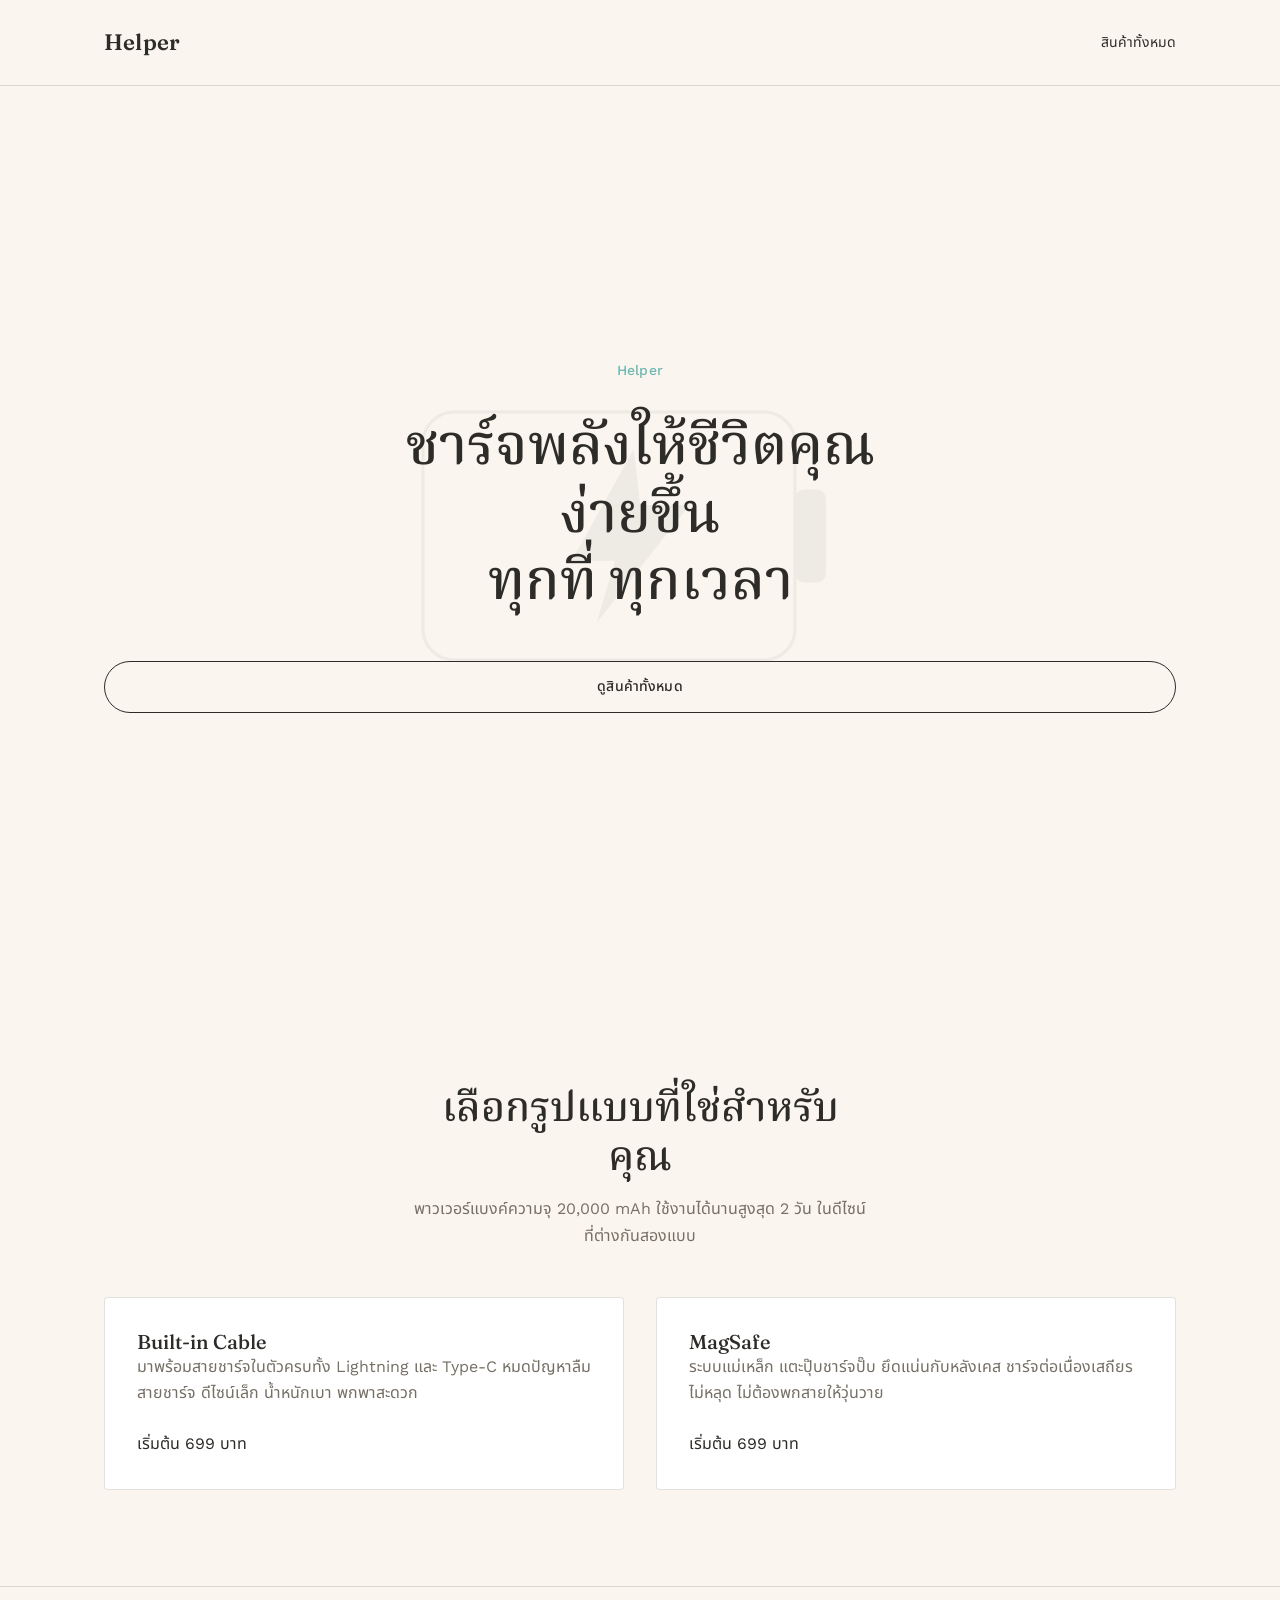
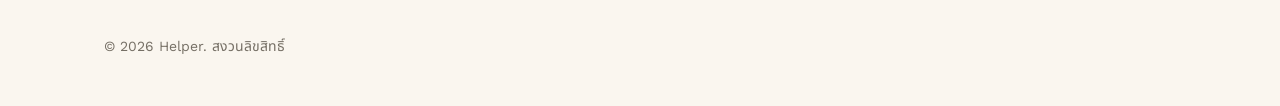
<file: index.html>
<!DOCTYPE html>
<html lang="th">
<head>
  <meta charset="UTF-8">
  <meta name="viewport" content="width=device-width, initial-scale=1.0">
  <title>Helper — ชาร์จพลังให้ชีวิตคุณง่ายขึ้น ทุกที่ ทุกเวลา</title>
  <link rel="stylesheet" href="style.css">
</head>
<body>

  <header class="site-header">
    <div class="container">
      <a href="index.html" class="logo">Helper</a>
      <nav class="nav-links">
        <a href="product.html">สินค้าทั้งหมด</a>
      </nav>
    </div>
  </header>

  <section class="hero">
    <svg class="hero-motif" viewBox="0 0 200 200" xmlns="http://www.w3.org/2000/svg" aria-hidden="true">
      <rect x="30" y="60" width="120" height="80" rx="10" fill="none" stroke="#2E2C28" stroke-width="1"/>
      <rect x="150" y="85" width="10" height="30" rx="3" fill="#2E2C28"/>
      <polygon points="98,72 78,108 92,108 86,128 116,90 100,90" fill="#2E2C28"/>
    </svg>

    <div class="container center stack">
      <span class="eyebrow">Helper</span>
      <h1>ชาร์จพลังให้ชีวิตคุณง่ายขึ้น<br>ทุกที่ ทุกเวลา</h1>
      <a href="product.html" class="btn">ดูสินค้าทั้งหมด</a>
    </div>
  </section>

  <section class="section">
    <div class="container">
      <div class="center stack" style="margin-bottom: var(--sp-6); max-width: 46ch; margin-inline: auto;">
        <h2>เลือกรูปแบบที่ใช่สำหรับคุณ</h2>
        <p class="text-soft center">พาวเวอร์แบงค์ความจุ 20,000 mAh ใช้งานได้นานสูงสุด 2 วัน ในดีไซน์ที่ต่างกันสองแบบ</p>
      </div>

      <div class="grid grid-2">
        <a href="product.html?type=Built-in Cable" class="card type-card">
          <span class="card__accent card__accent--blush"></span>
          <h4>Built-in Cable</h4>
          <p class="text-soft">มาพร้อมสายชาร์จในตัวครบทั้ง Lightning และ Type-C หมดปัญหาลืมสายชาร์จ ดีไซน์เล็ก น้ำหนักเบา พกพาสะดวก</p>
          <p>เริ่มต้น 699 บาท</p>
        </a>

        <a href="product.html?type=MagSafe" class="card type-card">
          <span class="card__accent card__accent--sky"></span>
          <h4>MagSafe</h4>
          <p class="text-soft">ระบบแม่เหล็ก แตะปุ๊บชาร์จปั๊บ ยึดแน่นกับหลังเคส ชาร์จต่อเนื่องเสถียรไม่หลุด ไม่ต้องพกสายให้วุ่นวาย</p>
          <p>เริ่มต้น 699 บาท</p>
        </a>
      </div>
    </div>
  </section>

  <footer class="site-footer">
    <div class="container">
      <span>© 2026 Helper. สงวนลิขสิทธิ์</span>
    </div>
  </footer>

  <script src="script.js"></script>
</body>
</html>
</file>
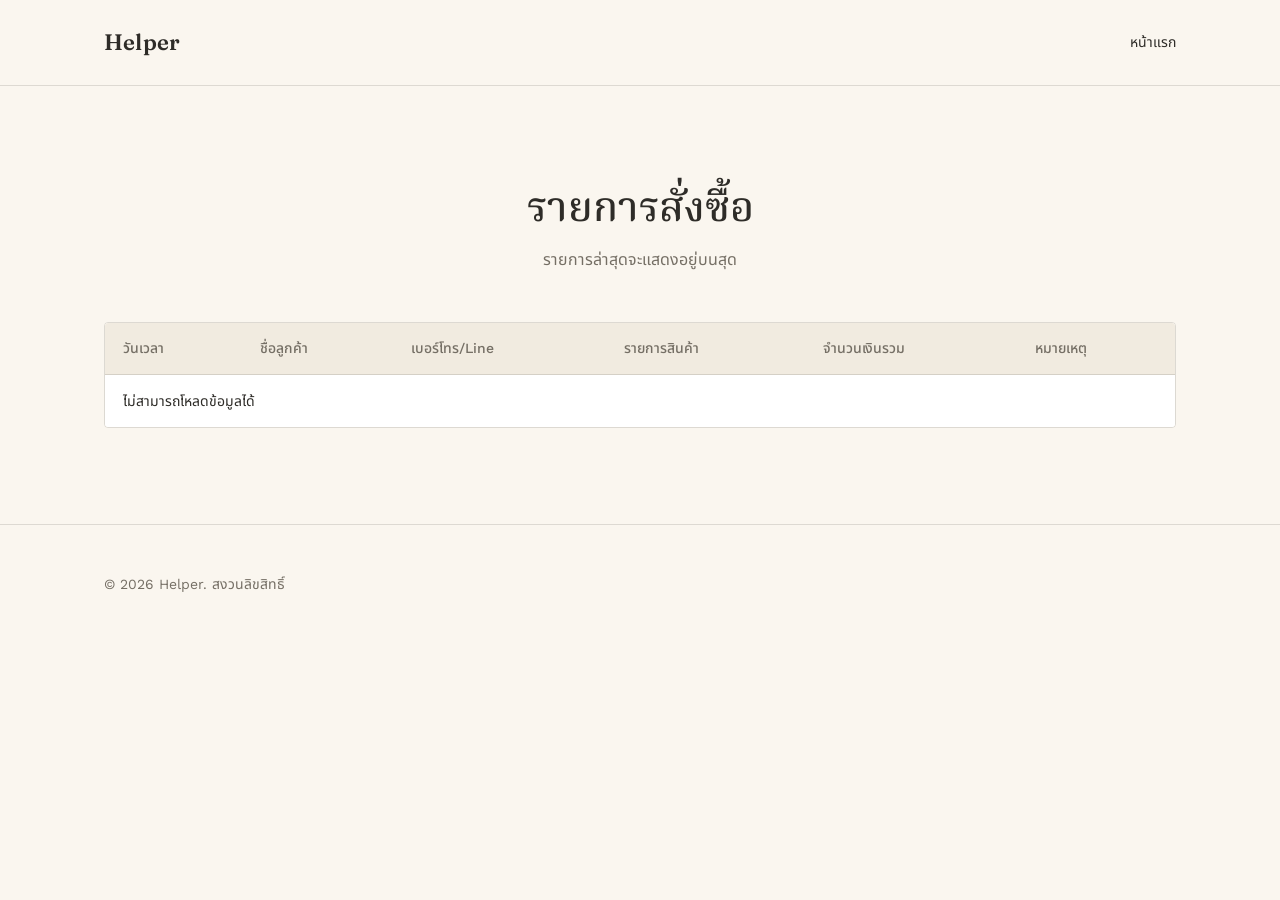
<file: admin.html>
<!DOCTYPE html>
<html lang="th">
<head>
  <meta charset="UTF-8">
  <meta name="viewport" content="width=device-width, initial-scale=1.0">
  <title>รายการสั่งซื้อ — Helper Admin</title>
  <link rel="stylesheet" href="style.css">
</head>
<body>

  <header class="site-header">
    <div class="container">
      <a href="index.html" class="logo">Helper</a>
      <nav class="nav-links">
        <a href="index.html">หน้าแรก</a>
      </nav>
    </div>
  </header>

  <section class="section">
    <div class="container">
      <div class="page-head stack">
        <h2>รายการสั่งซื้อ</h2>
        <p class="text-soft center">รายการล่าสุดจะแสดงอยู่บนสุด</p>
      </div>

      <div class="table-wrap">
        <table id="ordersTable">
          <thead>
            <tr>
              <th>วันเวลา</th>
              <th>ชื่อลูกค้า</th>
              <th>เบอร์โทร/Line</th>
              <th>รายการสินค้า</th>
              <th>จำนวนเงินรวม</th>
              <th>หมายเหตุ</th>
            </tr>
          </thead>
          <tbody>
          </tbody>
        </table>
      </div>
    </div>
  </section>

  <footer class="site-footer">
    <div class="container">
      <span>© 2026 Helper. สงวนลิขสิทธิ์</span>
    </div>
  </footer>

  <script src="script.js"></script>
</body>
</html>
</file>
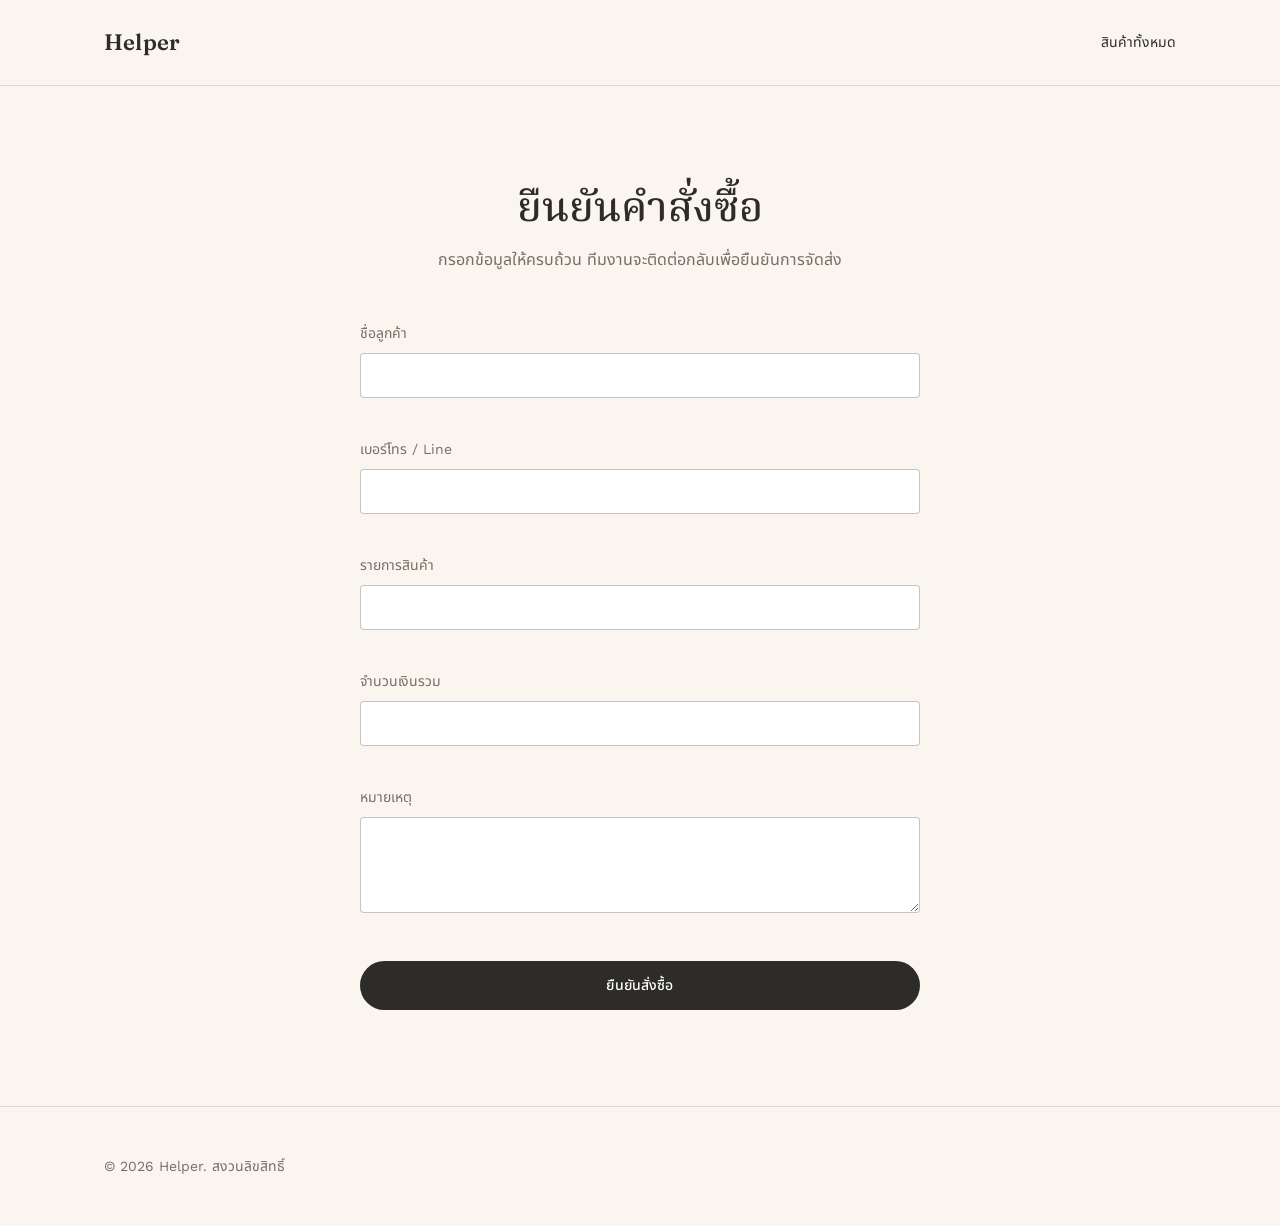
<file: order.html>
<!DOCTYPE html>
<html lang="th">
<head>
  <meta charset="UTF-8">
  <meta name="viewport" content="width=device-width, initial-scale=1.0">
  <title>ยืนยันคำสั่งซื้อ — Helper</title>
  <link rel="stylesheet" href="style.css">
</head>
<body>

  <header class="site-header">
    <div class="container">
      <a href="index.html" class="logo">Helper</a>
      <nav class="nav-links">
        <a href="product.html">สินค้าทั้งหมด</a>
      </nav>
    </div>
  </header>

  <section class="section">
    <div class="container">
      <div class="form-page">
        <div class="center stack" style="margin-bottom: var(--sp-6);">
          <h2>ยืนยันคำสั่งซื้อ</h2>
          <p class="text-soft center">กรอกข้อมูลให้ครบถ้วน ทีมงานจะติดต่อกลับเพื่อยืนยันการจัดส่ง</p>
        </div>

        <form id="orderForm" class="stack">
          <div class="field">
            <label for="customerName">ชื่อลูกค้า</label>
            <input type="text" id="customerName" name="customerName" required>
          </div>

          <div class="field">
            <label for="contact">เบอร์โทร / Line</label>
            <input type="text" id="contact" name="contact" required>
          </div>

          <div class="field">
            <label for="items">รายการสินค้า</label>
            <input type="text" id="items" name="items" required>
          </div>

          <div class="field">
            <label for="total">จำนวนเงินรวม</label>
            <input type="text" id="total" name="total" required>
          </div>

          <div class="field">
            <label for="note">หมายเหตุ</label>
            <textarea id="note" name="note"></textarea>
          </div>

          <button type="submit" class="btn btn-primary form-submit">ยืนยันสั่งซื้อ</button>
        </form>
      </div>
    </div>
  </section>

  <footer class="site-footer">
    <div class="container">
      <span>© 2026 Helper. สงวนลิขสิทธิ์</span>
    </div>
  </footer>

  <script src="script.js"></script>
</body>
</html>
</file>
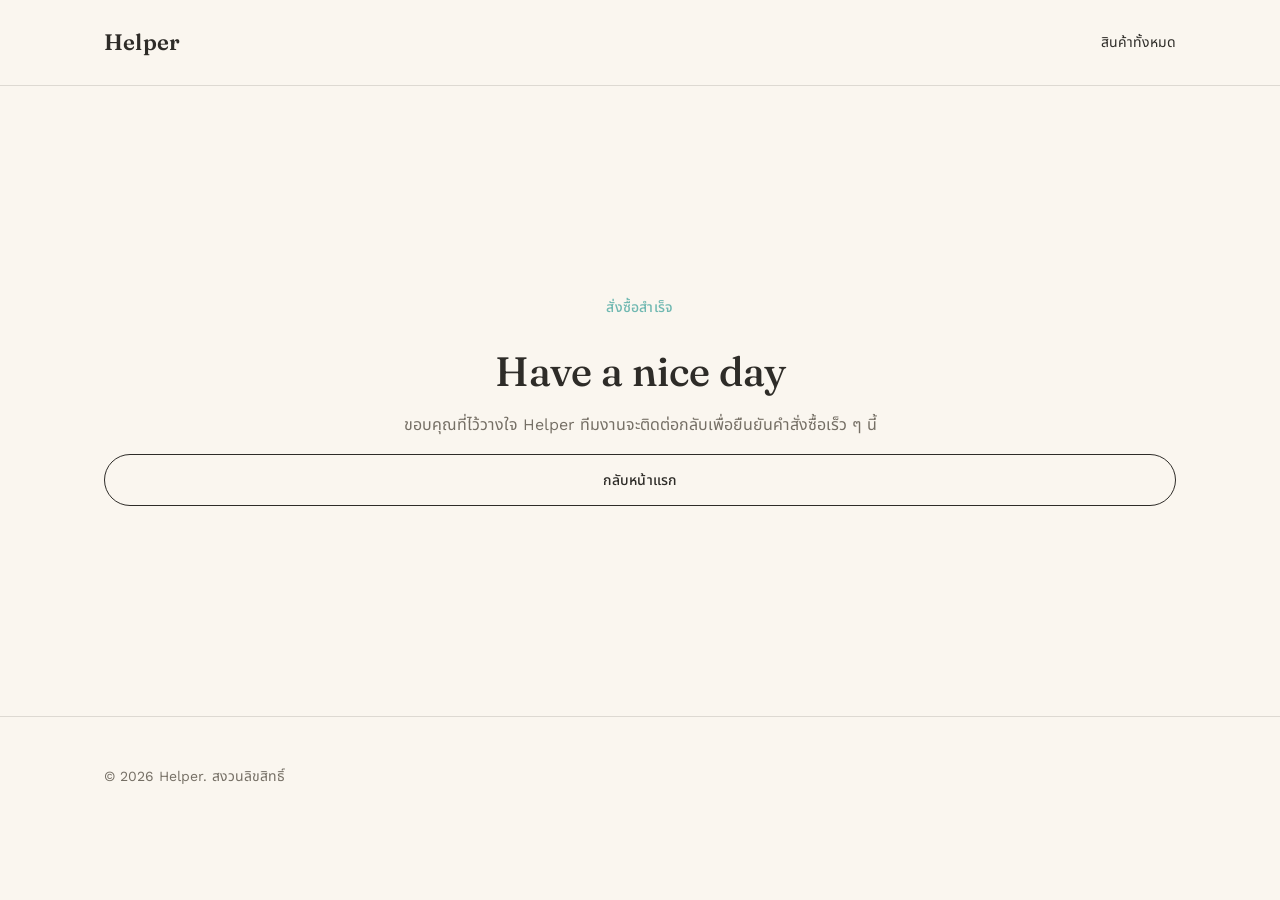
<file: thankyou.html>
<!DOCTYPE html>
<html lang="th">
<head>
  <meta charset="UTF-8">
  <meta name="viewport" content="width=device-width, initial-scale=1.0">
  <title>ขอบคุณ — Helper</title>
  <link rel="stylesheet" href="style.css">
</head>
<body>

  <header class="site-header">
    <div class="container">
      <a href="index.html" class="logo">Helper</a>
      <nav class="nav-links">
        <a href="product.html">สินค้าทั้งหมด</a>
      </nav>
    </div>
  </header>

  <section class="thankyou">
    <div class="container center stack">
      <span class="eyebrow">สั่งซื้อสำเร็จ</span>
      <h2>Have a nice day</h2>
      <p class="text-soft center">ขอบคุณที่ไว้วางใจ Helper ทีมงานจะติดต่อกลับเพื่อยืนยันคำสั่งซื้อเร็ว ๆ นี้</p>
      <a href="index.html" class="btn">กลับหน้าแรก</a>
    </div>
  </section>

  <footer class="site-footer">
    <div class="container">
      <span>© 2026 Helper. สงวนลิขสิทธิ์</span>
    </div>
  </footer>

</body>
</html>
</file>
<file: style.css>
/* ==========================================================================
   Helper — Power Bank Landing Page
   Global Theme: premium, minimal, soft & warm
   ========================================================================== */

@import url('https://fonts.googleapis.com/css2?family=Fraunces:opsz,wght@9..144,400;9..144,500;9..144,600&family=Work+Sans:wght@300;400;500;600&family=Noto+Serif+Thai:wght@400;500;600&family=Noto+Sans+Thai:wght@300;400;500;600&display=swap');

:root {
  /* Color — base */
  --color-cream: #FAF6EF;
  --color-cream-deep: #F1EBE0;
  --color-white: #FFFFFF;
  --color-ink: #2E2C28;
  --color-ink-soft: #756F65;
  --color-line: rgba(46, 44, 40, 0.14);
  --color-line-strong: rgba(46, 44, 40, 0.28);

  /* Color — mood accents (used sparingly, as small touches) */
  --color-turquoise: #A9DED8;
  --color-turquoise-deep: #6FB8B1;
  --color-blush: #F3D6DA;
  --color-sky: #CFE7ED;

  /* Typography */
  --font-display: 'Fraunces', 'Noto Serif Thai', serif;
  --font-body: 'Work Sans', 'Noto Sans Thai', sans-serif;

  --fs-hero: clamp(2.4rem, 4.4vw, 4.2rem);
  --fs-h1: clamp(2rem, 3.2vw, 3rem);
  --fs-h2: clamp(1.5rem, 2.2vw, 2rem);
  --fs-h3: 1.25rem;
  --fs-body: 1rem;
  --fs-small: 0.875rem;

  /* Spacing scale */
  --sp-1: 0.5rem;
  --sp-2: 0.75rem;
  --sp-3: 1rem;
  --sp-4: 1.5rem;
  --sp-5: 2rem;
  --sp-6: 3rem;
  --sp-7: 4.5rem;
  --sp-8: 6rem;
  --sp-9: 9rem;

  /* Layout */
  --container-width: 1120px;
  --radius-soft: 4px;
  --radius-pill: 999px;

  /* Motion */
  --ease: cubic-bezier(0.4, 0, 0.2, 1);
  --duration: 0.25s;
}

@media (prefers-reduced-motion: reduce) {
  :root { --duration: 0s; }
}

/* ---------- Reset ---------- */
*, *::before, *::after { box-sizing: border-box; }
html { scroll-behavior: smooth; }

body {
  margin: 0;
  background-color: var(--color-cream);
  color: var(--color-ink);
  font-family: var(--font-body);
  font-size: var(--fs-body);
  font-weight: 400;
  line-height: 1.65;
  -webkit-font-smoothing: antialiased;
}

img { max-width: 100%; display: block; }

a {
  color: inherit;
  text-decoration: none;
}

ul, ol { margin: 0; padding: 0; list-style: none; }

button {
  font-family: inherit;
  cursor: pointer;
}

/* ---------- Typography ---------- */
h1, h2, h3, h4 {
  font-family: var(--font-display);
  font-weight: 500;
  line-height: 1.2;
  margin: 0;
  color: var(--color-ink);
}

h1 { font-size: var(--fs-hero); }
h2 { font-size: var(--fs-h1); }
h3 { font-size: var(--fs-h2); }
h4 { font-size: var(--fs-h3); }

p {
  margin: 0;
  max-width: 62ch;
}

.text-soft { color: var(--color-ink-soft); }

.eyebrow {
  display: inline-block;
  font-family: var(--font-body);
  font-size: var(--fs-small);
  font-weight: 500;
  letter-spacing: 0.02em;
  color: var(--color-turquoise-deep);
  margin-bottom: var(--sp-2);
}

/* ---------- Layout helpers ---------- */
.container {
  width: 100%;
  max-width: var(--container-width);
  margin-inline: auto;
  padding-inline: var(--sp-4);
}

.section {
  padding-block: var(--sp-8);
}

.section--tight {
  padding-block: var(--sp-6);
}

.grid {
  display: grid;
  gap: var(--sp-5);
}

.grid-2 {
  grid-template-columns: repeat(2, 1fr);
}

.grid-3 {
  grid-template-columns: repeat(3, 1fr);
}

.stack {
  display: flex;
  flex-direction: column;
  gap: var(--sp-3);
}

.center {
  text-align: center;
  margin-inline: auto;
}

/* ---------- Buttons ---------- */
.btn {
  display: inline-flex;
  align-items: center;
  justify-content: center;
  gap: var(--sp-2);
  padding: 0.85rem 2rem;
  border: 1px solid var(--color-ink);
  border-radius: var(--radius-pill);
  background: transparent;
  color: var(--color-ink);
  font-size: var(--fs-small);
  font-weight: 500;
  letter-spacing: 0.01em;
  transition: background var(--duration) var(--ease),
              color var(--duration) var(--ease),
              border-color var(--duration) var(--ease);
}

.btn:hover {
  background: var(--color-ink);
  color: var(--color-white);
}

.btn:focus-visible {
  outline: 2px solid var(--color-turquoise-deep);
  outline-offset: 3px;
}

.btn-primary {
  background: var(--color-ink);
  color: var(--color-white);
  border-color: var(--color-ink);
}

.btn-primary:hover {
  background: transparent;
  color: var(--color-ink);
}

.btn-ghost {
  border-color: var(--color-line-strong);
}

.btn-ghost:hover {
  background: var(--color-cream-deep);
  color: var(--color-ink);
  border-color: var(--color-ink);
}

/* ---------- Cards ---------- */
.card {
  background: var(--color-white);
  border: 1px solid var(--color-line);
  border-radius: var(--radius-soft);
  padding: var(--sp-5);
  transition: border-color var(--duration) var(--ease),
              transform var(--duration) var(--ease);
}

.card:hover {
  border-color: var(--color-line-strong);
}

.card__accent {
  width: 2rem;
  height: 2px;
  background: var(--color-turquoise-deep);
  margin-bottom: var(--sp-3);
}

.card__accent--blush { background: var(--color-blush); }
.card__accent--sky { background: var(--color-sky); }

/* ---------- Dividers ---------- */
.divider {
  border: none;
  border-top: 1px solid var(--color-line);
  margin-block: var(--sp-7);
}

/* ---------- Color swatches (product options) ---------- */
.swatch {
  width: 1.5rem;
  height: 1.5rem;
  border-radius: 50%;
  border: 1px solid var(--color-line-strong);
  display: inline-block;
}

.swatch-group {
  display: flex;
  gap: var(--sp-1);
  align-items: center;
}

/* ---------- Header / Nav (shared shell) ---------- */
.site-header {
  padding-block: var(--sp-4);
  border-bottom: 1px solid var(--color-line);
}

.site-header .container {
  display: flex;
  align-items: center;
  justify-content: space-between;
}

.logo {
  font-family: var(--font-display);
  font-size: 1.4rem;
  font-weight: 600;
  letter-spacing: 0.01em;
}

.nav-links {
  display: flex;
  gap: var(--sp-5);
  font-size: var(--fs-small);
}

/* ---------- Footer (shared shell) ---------- */
.site-footer {
  border-top: 1px solid var(--color-line);
  padding-block: var(--sp-6);
  color: var(--color-ink-soft);
  font-size: var(--fs-small);
}

.site-footer .container {
  display: flex;
  align-items: center;
  justify-content: space-between;
  flex-wrap: wrap;
  gap: var(--sp-3);
}

/* ---------- Responsive ---------- */
@media (max-width: 900px) {
  .grid-3 { grid-template-columns: repeat(2, 1fr); }
}

@media (max-width: 768px) {
  .grid-2, .grid-3 { grid-template-columns: 1fr; }
  .section { padding-block: var(--sp-7); }
  .nav-links { display: none; }
}

@media (max-width: 480px) {
  .container { padding-inline: var(--sp-3); }
  .section { padding-block: var(--sp-6); }
  .btn { width: 100%; }
}

/* ==========================================================================
   Page-specific additions (index.html / product.html)
   ใช้ตัวแปรและสเกลเดิมทั้งหมด ไม่เพิ่มชุดสีใหม่
   ========================================================================== */

/* ---------- Hero (index.html) ---------- */
.hero {
  position: relative;
  min-height: 100vh;
  display: flex;
  align-items: center;
  justify-content: center;
  overflow: hidden;
}

.hero-motif {
  position: absolute;
  top: 50%;
  left: 50%;
  width: 620px;
  max-width: 140vw;
  transform: translate(-50%, -50%);
  opacity: 0.05;
  pointer-events: none;
}

.hero .container {
  position: relative;
  z-index: 1;
}

.hero h1 {
  max-width: 14ch;
  margin-inline: auto;
  margin-bottom: var(--sp-5);
}

/* ---------- Type cards (index.html) ---------- */
.type-card p.text-soft {
  margin-bottom: var(--sp-4);
}

/* ---------- Product listing (product.html) ---------- */
.page-head {
  text-align: center;
  margin-bottom: var(--sp-6);
}

.page-head p {
  margin-inline: auto;
}

#filter-bar {
  display: flex;
  justify-content: center;
  flex-wrap: wrap;
  gap: var(--sp-2);
  margin-bottom: var(--sp-6);
}

.filter-btn {
  background: transparent;
  border: 1px solid var(--color-line-strong);
  border-radius: var(--radius-pill);
  padding: 0.55rem 1.25rem;
  font-size: var(--fs-small);
  color: var(--color-ink-soft);
  transition: border-color var(--duration) var(--ease),
              color var(--duration) var(--ease);
}

.filter-btn:hover {
  border-color: var(--color-ink);
  color: var(--color-ink);
}

.filter-btn.active {
  border-color: var(--color-ink);
  color: var(--color-ink);
  background: var(--color-white);
}

#product-list {
  display: grid;
  grid-template-columns: repeat(auto-fill, minmax(240px, 1fr));
  gap: var(--sp-5);
}

.product-card {
  background: var(--color-white);
  border: 1px solid var(--color-line);
  border-radius: var(--radius-soft);
  padding: var(--sp-4);
  display: flex;
  flex-direction: column;
  transition: border-color var(--duration) var(--ease);
}

.product-card:hover {
  border-color: var(--color-line-strong);
}

.product-card img {
  width: 100%;
  aspect-ratio: 1 / 1;
  object-fit: cover;
  background: var(--color-cream-deep);
  border-radius: var(--radius-soft);
  margin-bottom: var(--sp-3);
}

.product-card h3 {
  font-size: var(--fs-h3);
  margin-bottom: var(--sp-1);
}

.product-card .product-size {
  color: var(--color-ink-soft);
  font-size: var(--fs-small);
  margin-bottom: var(--sp-1);
}

.product-card .product-price {
  font-size: var(--fs-body);
  margin-bottom: var(--sp-3);
}

.order-btn {
  margin-top: auto;
  text-align: center;
  border: 1px solid var(--color-ink);
  border-radius: var(--radius-pill);
  padding: 0.6rem 0;
  font-size: var(--fs-small);
  transition: background var(--duration) var(--ease),
              color var(--duration) var(--ease);
}

.order-btn:hover {
  background: var(--color-ink);
  color: var(--color-white);
}

@media (max-width: 480px) {
  #product-list {
    grid-template-columns: 1fr;
  }
}

/* ---------- Form (order.html) ---------- */
.form-page {
  max-width: 560px;
  margin-inline: auto;
}

.field {
  margin-bottom: var(--sp-4);
}

.field label {
  display: block;
  font-size: var(--fs-small);
  color: var(--color-ink-soft);
  margin-bottom: var(--sp-1);
}

.field input,
.field textarea {
  width: 100%;
  font-family: var(--font-body);
  font-size: var(--fs-body);
  color: var(--color-ink);
  background: var(--color-white);
  border: 1px solid var(--color-line-strong);
  border-radius: var(--radius-soft);
  padding: 0.75rem 1rem;
  transition: border-color var(--duration) var(--ease);
}

.field textarea {
  resize: vertical;
  min-height: 96px;
}

.field input:focus,
.field textarea:focus {
  outline: none;
  border-color: var(--color-ink);
}

.field input:focus-visible,
.field textarea:focus-visible {
  outline: 2px solid var(--color-turquoise-deep);
  outline-offset: 2px;
}

.form-submit {
  width: 100%;
  border: none;
}

/* ---------- Thank-you page ---------- */
.thankyou {
  min-height: 70vh;
  display: flex;
  align-items: center;
  justify-content: center;
  text-align: center;
}

/* ---------- Admin table ---------- */
.table-wrap {
  overflow-x: auto;
  border: 1px solid var(--color-line);
  border-radius: var(--radius-soft);
}

table {
  width: 100%;
  border-collapse: collapse;
  background: var(--color-white);
  font-size: var(--fs-small);
}

th, td {
  text-align: left;
  padding: 0.9rem 1.1rem;
  border-bottom: 1px solid var(--color-line);
  white-space: nowrap;
}

th {
  font-family: var(--font-body);
  font-weight: 500;
  color: var(--color-ink-soft);
  background: var(--color-cream-deep);
}

tbody tr:last-child td {
  border-bottom: none;
}

tbody tr:hover {
  background: var(--color-cream);
}

@media (max-width: 720px) {
  th, td {
    white-space: normal;
  }
}

/* ---------- Product card swatches (product.html) ---------- */
.product-card .swatch-group {
  margin-bottom: var(--sp-3);
}

.product-card .swatch {
  padding: 0;
}

.product-card .swatch.is-selected {
  outline: 2px solid var(--color-ink);
  outline-offset: 2px;
}
</file>
